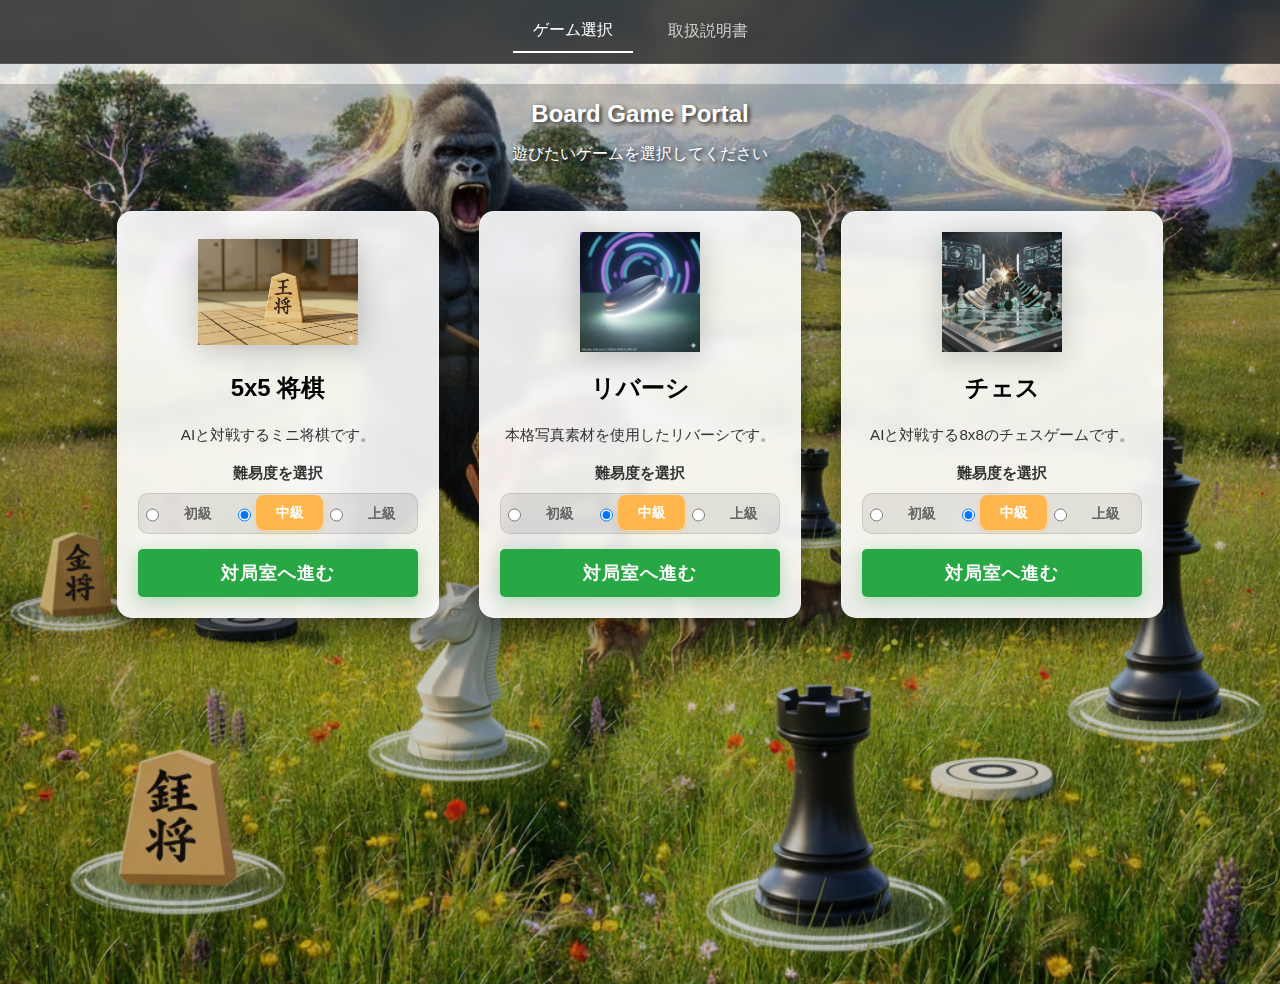
<file: index.html>
<!DOCTYPE html>
<html lang="ja">
<head>
  <meta charset="UTF-8">
  <meta name="viewport" content="width=device-width, initial-scale=1.0">
  <title>Board Game Portal</title>
  <link rel="stylesheet" href="style.css">
</head>
<body>
  <header>
    <nav class="main-nav">
      <button class="tab-btn active" onclick="showSection('top-page')">ゲーム選択</button>
      <button class="tab-btn" onclick="showSection('manual-page')">取扱説明書</button>
    </nav>
  </header>

  <main>
    <section id="top-page" class="view-section active">
      <div class="portal-header">
        <h1>Board Game Portal</h1>
        <p>遊びたいゲームを選択してください</p>
      </div>

      <div class="game-selection-area">
        <div class="game-card">
          <img src="assets/shogi_icon.png" alt="将棋の駒" class="game-icon">
          <h2>5x5 将棋</h2>
          <p>AIと対戦するミニ将棋です。</p>
          <div class="difficulty-select">
            <p class="select-label">難易度を選択</p>
            <div class="difficulty-selector">
              <input type="radio" id="shogi-easy" name="shogi-diff" value="easy">
              <label for="shogi-easy">初級</label>
              <input type="radio" id="shogi-normal" name="shogi-diff" value="normal" checked>
              <label for="shogi-normal">中級</label>
              <input type="radio" id="shogi-hard" name="shogi-diff" value="hard">
              <label for="shogi-hard">上級</label>
            </div>  
          </div>
          <button class="start-btn" onclick="goToShogi()">対局室へ進む</button>
        </div>

        <div class="game-card">
          <img src="assets/reversi_icon.png" alt="リバーシ" class="game-icon">
          <h2>リバーシ</h2>
          <p>本格写真素材を使用したリバーシです。</p>
          <div class="difficulty-select">
            <p class="select-label">難易度を選択</p>
            <div class="difficulty-selector">
              <input type="radio" id="reversi-easy" name="reversi-diff" value="easy">
              <label for="reversi-easy">初級</label>
              <input type="radio" id="reversi-normal" name="reversi-diff" value="normal" checked>
              <label for="reversi-normal">中級</label>
              <input type="radio" id="reversi-hard" name="reversi-diff" value="hard">
              <label for="reversi-hard">上級</label>
            </div>  
          </div>
          <button class="start-btn" onclick="goToReversi()">対局室へ進む</button>
        </div>

        <div class="game-card">
          <img src="assets/chess_icon.png" alt="チェス" class="game-icon">
          <h2>チェス</h2>
          <p>AIと対戦する8x8のチェスゲームです。</p>
          <div class="difficulty-select">
            <p class="select-label">難易度を選択</p>
            <div class="difficulty-selector">
              <input type="radio" id="chess-easy" name="chess-diff" value="easy">
              <label for="chess-easy">初級</label>
              <input type="radio" id="chess-normal" name="chess-diff" value="normal" checked>
              <label for="chess-normal">中級</label>
              <input type="radio" id="chess-hard" name="chess-diff" value="hard">
              <label for="chess-hard">上級</label>
            </div>  
          </div>
          <button class="start-btn" onclick="goToChess()">対局室へ進む</button>
        </div>
      </div>
    </section>

    <section id="manual-page" class="view-section">
      <div class="manual-container">
        <div class="game-card manual-card" style="width: 90%; max-width: 800px; margin: 20px auto; text-align: left;">
          <h2>取扱説明書・利用規約</h2>
          <div class="manual-content">
            <h3>5x5 将棋（ミニ将棋）ルール</h3>
            <ul>
              <li>勝利条件：相手の「王」を先に捕まえた（詰ませた）方の勝ちです。</li>
              <li>駒の動き：王・金・銀ともに、本将棋と同じ動きをします。</li>
              <li>持ち駒：取った駒は自分の手番で好きな空きマスに打てます。</li>
            </ul>
            <h3>リバーシ ルール</h3>
            <ul>
              <li>基本：相手の石を自分の石で挟んで自分の色に変えます。</li>
              <li>勝利条件：最終的に盤面の石の数が多い方の勝ちです。</li>
            </ul>
            <h3>チェス ルール</h3>
            <ul>
              <li>勝利条件：相手の「キング」を追い詰めて逃げ場をなくす（チェックメイト）と勝利です。</li>
              <li>基本：将棋と異なり、取った駒を再利用（持ち駒）することはできません。</li>
              <li>プロモーション：ポーンが一番奥の列に達すると、クイーンなどの強力な駒に昇格します。</li>
            </ul>
          </div>
        </div> </div>
    </section>
  </main>

  <script>
    function showSection(sectionId) {
      document.querySelectorAll('.view-section').forEach(section => {
        section.classList.toggle('active', section.id === sectionId);
      });
      document.querySelectorAll('.tab-btn').forEach(btn => {
        const isActive = btn.getAttribute('onclick').includes(sectionId);
        btn.classList.toggle('active', isActive);
      });
    }

    function goToShogi() {
      // name="shogi-diff" の中から選択されているものを探す
      const selectedDiff = document.querySelector('input[name="shogi-diff"]:checked').value;
      window.location.href = `shogi/shogi.html?diff=${selectedDiff}`;
    }

    function goToReversi() {
      // name="reversi-diff" の中から選択されているものを探す
      const selectedDiff = document.querySelector('input[name="reversi-diff"]:checked').value;
      window.location.href = `reversi/reversi.html?diff=${selectedDiff}`;
    }

    function goToChess() {
      // name="chess-diff" の中から選択されているものを取得
      const selectedDiff = document.querySelector('input[name="chess-diff"]:checked').value;
      // パラメータを付与してチェス画面へ遷移
      window.location.href = `chess/chess.html?diff=${selectedDiff}`;
    }

    window.onload = () => showSection('top-page');
  </script>
</body>
</html>
</file>
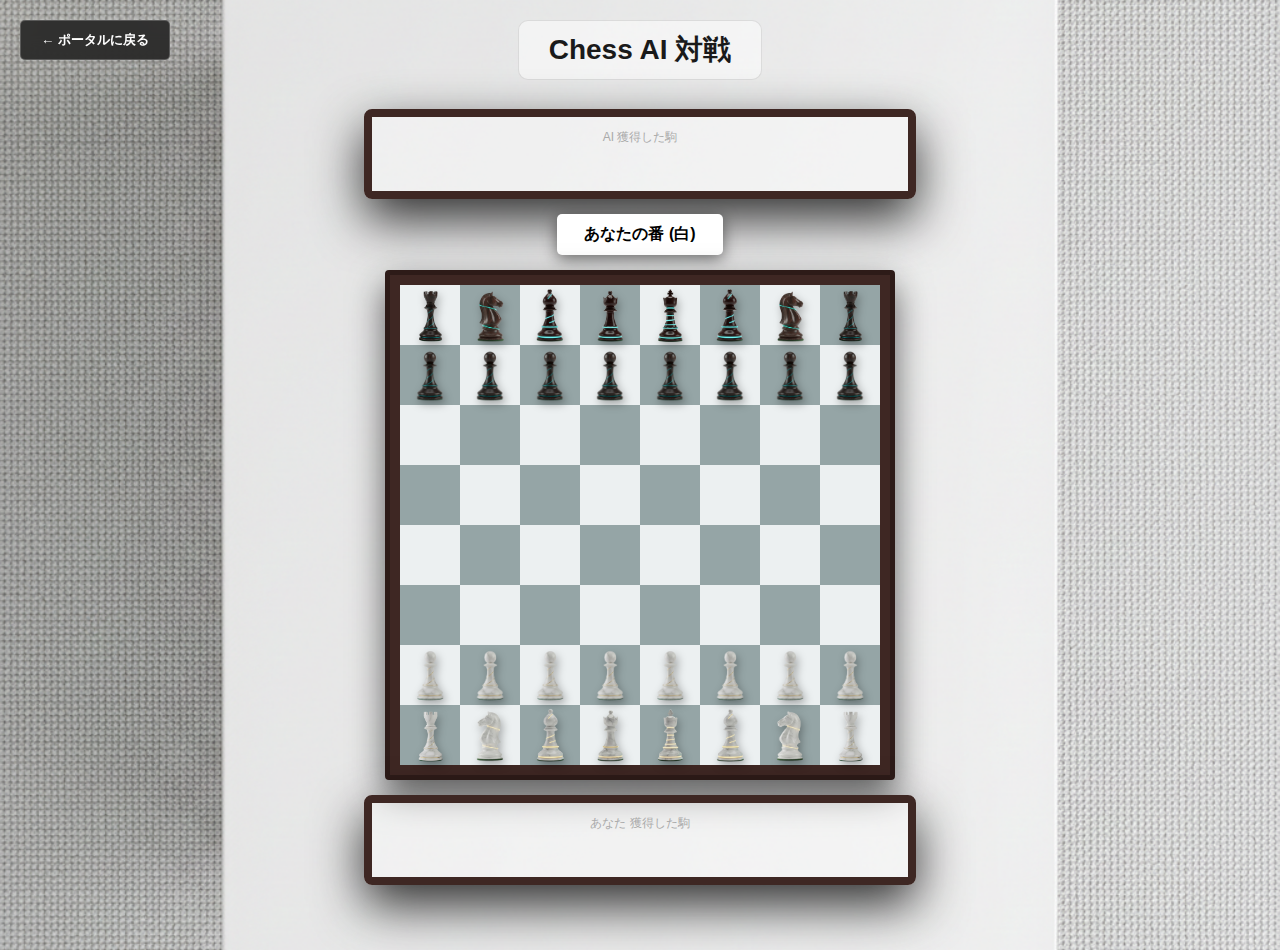
<file: chess/chess.html>
<!DOCTYPE html>
<html lang="ja">
<head>
    <meta charset="UTF-8">
    <meta name="viewport" content="width=device-width, initial-scale=1.0">
    <title>本格チェスAI - 対局室</title>
    <link rel="stylesheet" href="chess.css">
</head>
<body>
    <main>
        <section id="game-page">
            <button class="back-btn" onclick="location.href='../index.html'">← ポータルに戻る</button>
            <h1>Chess AI 対戦</h1>

            <div id="gameContainer">
                <div class="captured-area" id="aiCapturedArea">
                    <span class="status-label">AI 獲得した駒</span>
                    <div id="black-captured" class="piece-list"></div>
                </div>

                <div id="current-turn-display" class="turn-white">あなたの番 (白)</div>
                <div id="chess-board"></div>
                
                <div class="captured-area" id="playerCapturedArea">
                    <span class="status-label">あなた 獲得した駒</span>
                    <div id="white-captured" class="piece-list"></div>
                </div>
            </div>

            <div id="game-result-overlay" style="display:none;">
                <div class="result-content">
                    <h2 class="final-status"></h2>
                    <button class="result-btn" onclick="location.reload()">もう一度対局</button>
                    <button class="result-btn" onclick="location.href='../index.html'">ポータルに戻る</button>
                </div>
            </div>
        </section>
    </main>

    <script type="module" src="chess_main.js"></script>
</body>
</html>
</file>
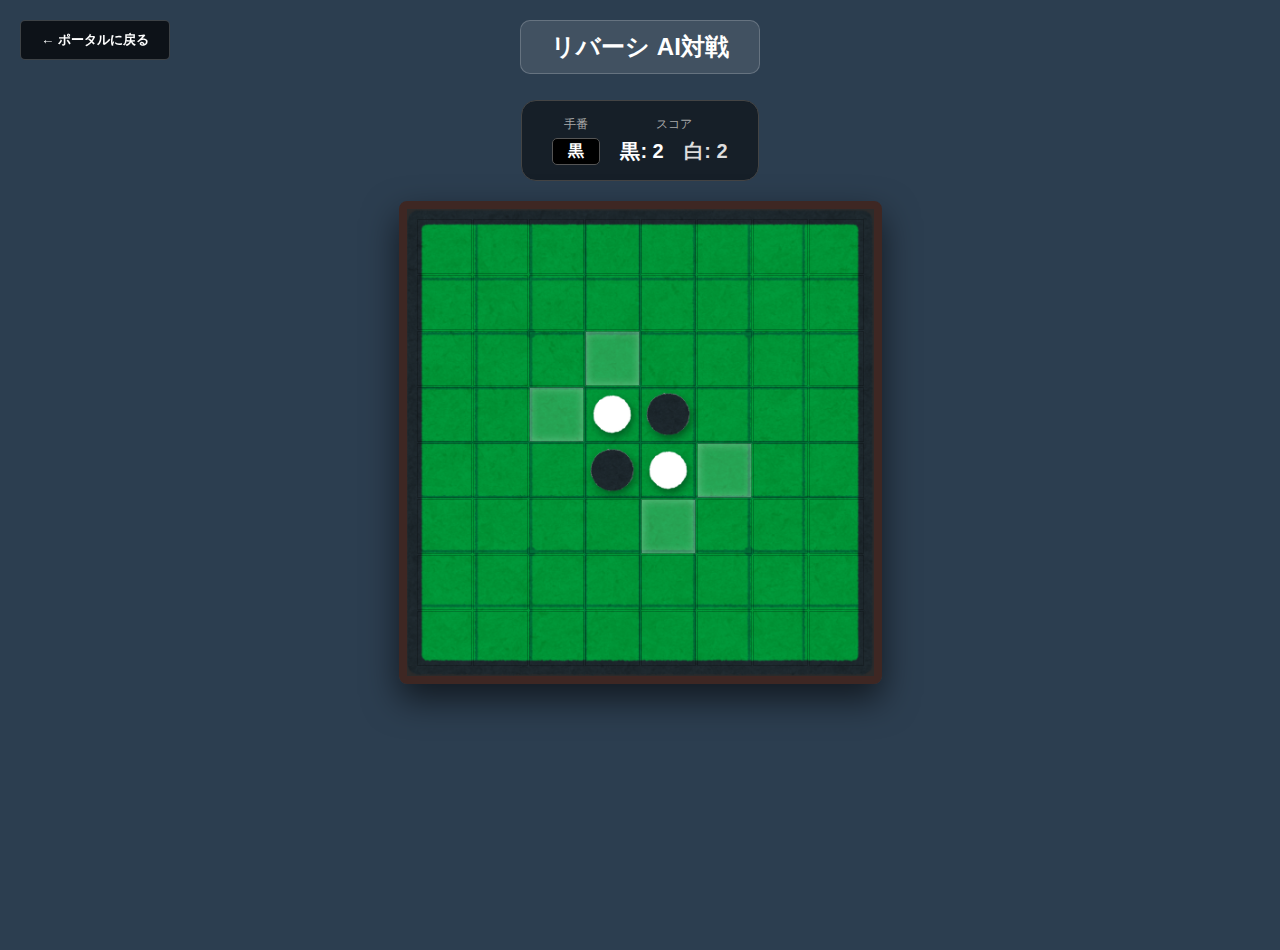
<file: reversi/reversi.html>
<!DOCTYPE html>
<html lang="ja">
<head>
  <meta charset="UTF-8">
  <meta name="viewport" content="width=device-width, initial-scale=1.0">
  <title>リバーシ - 対局室</title>
  <link rel="stylesheet" href="reversi.css">
</head>
<body>
  <main>
    <section id="game-page">
      <button class="back-btn" onclick="location.href='../index.html'">← ポータルに戻る</button>
      
      <h1>リバーシ AI対戦</h1>

      <div id="gameContainer">
        <div class="status-panel">
          <div class="status-item">
            <span class="status-label">手番</span>
            <div id="current-turn-display" class="turn-black">黒</div>
          </div>
          <div class="status-item">
            <span class="status-label">スコア</span>
            <div class="score-box">
              <span class="score-black">黒: <span id="black-count">2</span></span>
              <span class="score-white">白: <span id="white-count">2</span></span>
            </div>
          </div>
        </div>

        <div id="reversi-board"></div>

        <div class="control-panel">
          <button id="pass-btn" class="control-btn" style="display: none;">パスする</button>
        </div>
      </div>

      <div id="game-result-overlay" style="display:none;">
        <div class="result-content">
          <h2 id="result-message"></h2>
          <div class="final-score">
            <span id="final-black"></span> - <span id="final-white"></span>
          </div>
          <button class="result-btn" onclick="restartGame()">もう一度対局</button>
          <button class="result-btn" onclick="location.href='../index.html'">ポータルに戻る</button>
        </div>
      </div>
    </section>
  </main>

  <script type="module" src="reversi_main.js"></script>
</body>
</html>
</file>
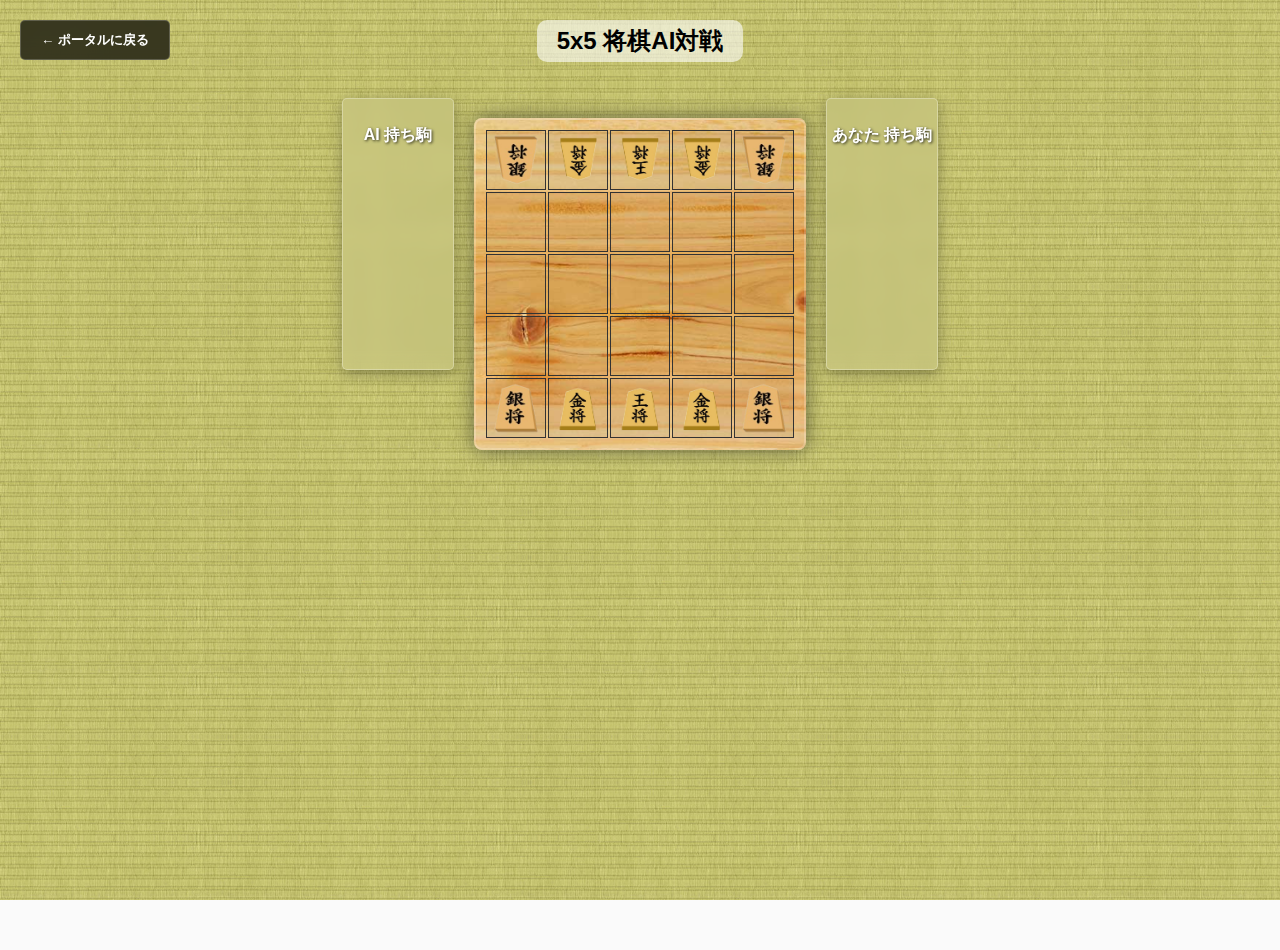
<file: shogi/shogi.html>
<!DOCTYPE html>
<html lang="ja">
<head>
  <meta charset="UTF-8">
  <meta name="viewport" content="width=device-width, initial-scale=1.0">
  <title>5x5将棋 - 対局室</title>
  <link rel="stylesheet" href="shogi.css">
</head>
<body>
  <main>
    <section id="game-page">
      <button class="back-to-portal" onclick="location.href='../index.html'">← ポータルに戻る</button>
      <h1>5x5 将棋AI対戦</h1>

      <div id="gameContainer">
        <div class="captured-area" id="aiCapturedArea">
          <h3>AI 持ち駒</h3>
          <div id="aiCaptured"></div>
        </div>
        
        <div id="board"></div>
        
        <div class="captured-area" id="playerCapturedArea">
          <h3>あなた 持ち駒</h3>
          <div id="playerCaptured"></div>
        </div>
      </div>

      <div id="game-result-overlay" style="display:none;">
        <div class="result-content">
          <h2 id="result-message"></h2>
          <button class="back-to-portal" onclick="restartGame()">もう一度対局</button>
          <button class="back-to-portal" onclick="location.href='../index.html'">← ポータルに戻る</button>
        </div>
      </div>
    </section>
  </main>

  <script type="module" src="main.js"></script>
</body>
</html>
</file>
<file: style.css>
/* --- 基本レイアウト --- */
body {
  font-family: sans-serif;
  text-align: center;
  margin: 0;
  background-image: url('toppage_background.png'); 
  background-size: cover;          /* 画面いっぱいに広げる */
  background-position: center;     /* 中央寄せ */
  background-attachment: fixed;    /* スクロールしても背景を動かさない */
  background-repeat: no-repeat;
}

main {
  display: flex;
  flex-direction: column;
  align-items: center;
  width: 100%;
  min-height: 100vh;
  background-color: rgba(0, 0, 0, 0.2);
}

/* タイトルの文字を白くして読みやすくする */
.portal-header h1, .portal-header p {
  color: white;
  text-shadow: 2px 2px 4px rgba(0,0,0,0.8); /* 文字の影をつけて視認性アップ */
}

h1 {
  font-size: 24px;
  margin-bottom: 10px;
}

/* --- ヘッダー・タブ切り替え --- */
header {
  border-bottom: 1px solid rgba(255, 255, 255, 0.1);
  margin-bottom: 20px;
  /* 背景を真っ白ではなく、少し透けたダークトーンにするとSF背景に合います */
  background-color: rgba(0, 0, 0, 0.7); 
  backdrop-filter: blur(10px); /* 背景をぼかす（イマドキのデザイン） */
}

.main-nav {
  display: flex;
  justify-content: center;
  gap: 15px;
  padding: 10px;
}

.tab-btn {
  background: none;
  border: none;
  padding: 10px 20px;
  cursor: pointer;
  font-size: 16px;
  color: #ccc; /* 文字を少し明るく */
}

.tab-btn.active {
  color: #fff;
  border-bottom: 2px solid #fff;
}

/* --- セクション表示制御 --- */
.view-section {
  display: none; /* 基本は非表示 */
}

.view-section.active {
  display: block; /* activeクラスがついた時だけ表示 */
}

/* --- ゲームカードのレイアウト --- */
.game-selection-area {
  display: flex;
  justify-content: center;
  gap: 20px;
  flex-wrap: wrap;
  padding: 20px;
}

.game-card {
  /* 背景を少し透過させて、背景画像の色味を透かすとかっこいいです */
  background: rgba(255, 255, 255, 0.9); 
  backdrop-filter: blur(5px);
  border: 1px solid rgba(255, 255, 255, 0.3);
  
  border-radius: 15px;
  padding: 20px;
  margin: 10px;
  width: 280px;
  box-shadow: 0 10px 30px rgba(0, 0, 0, 0.5); /* 影を深くして立体感を出す */
  transition: all 0.3s cubic-bezier(0.25, 0.8, 0.25, 1);
}

.game-card p {
  color: #333; /* 少し濃いグレーにして背景に負けないようにする */
  line-height: 1.5;
  font-size: 0.95rem;
}

.game-card:hover {
  transform: translateY(-5px);
  background: rgba(255, 255, 255, 1); /* ホバー時は不透明に */
  box-shadow: 0 15px 40px rgba(0, 0, 0, 0.7);
}

.game-icon {
  width: 100%;       /* 親要素の幅いっぱいに広げる */
  max-width: 160px;  /* アイコンの最大サイズを少し大きく設定 */
  height: 120px;     /* 高さを固定して横並びのラインを揃える */
  object-fit: contain; /* アスペクト比を保ちつつ、枠内に収める */
  margin: 0 auto 15px;
  display: block;
  /* アイコンに少し立体感を出す */
  filter: drop-shadow(0 5px 15px rgba(0,0,0,0.2)); 
}

/* ラベルテキスト */
.select-label {
  font-size: 14px;
  font-weight: bold;
  color: #555;
  margin-bottom: 8px;
}

/* --- 難易度選択エリアの調整 --- */
.difficulty-selector {
    display: flex;
    background-color: rgba(0, 0, 0, 0.08); /* 真っ白や真っ黒ではなく、薄く馴染ませる */
    border-radius: 10px;
    padding: 2px;
    gap: 2px;
    border: 1px solid rgba(0, 0, 0, 0.1);
    margin-bottom: 15px; /* ボタンとの間に余裕を持たせる */
}

/* 選択されているボタンを少しだけ浮かせる */
.difficulty-selector input[type="radio"]:checked + label {
    transform: scale(1.02);
}

/* ラジオボタンのラベル（各難易度ボタン） */
.difficulty-selector label {
    flex: 1;
    padding: 8px 0; /* 少し高さを抑えてスマートに */
    cursor: pointer;
    border-radius: 8px;
    font-weight: bold;
    color: #666; /* 通常時の文字色を少し落とす */
    transition: all 0.2s ease;
    font-size: 0.9rem;
}

/* マウスを乗せたとき */
.difficulty-selector label:hover {
    background-color: rgba(255, 255, 255, 0.5);
}

/* --- 難易度選択の色彩（IDに依存しない汎用的な書き方） --- */

/* 初級：緑 */
#shogi-easy:checked + label,
#reversi-easy:checked + label,
#chess-easy:checked + label { 
  background-color: #81c784; 
  color: white;
  box-shadow: 0 2px 5px rgba(129, 199, 132, 0.4); 
}

/* 中級：オレンジ */
#shogi-normal:checked + label,
#reversi-normal:checked + label,
#chess-normal:checked + label { 
  background-color: #ffb74d; 
  color: white;
  box-shadow: 0 2px 5px rgba(255, 183, 77, 0.4); 
}

/* 上級：赤（ここを追加！） */
#shogi-hard:checked + label,
#reversi-hard:checked + label,
#chess-hard:checked + label { 
  background-color: #e57373; 
  color: white;
  box-shadow: 0 2px 5px rgba(229, 115, 115, 0.4); 
}

/* 選択時に少し浮かせる演出 */
.difficulty-selector input[type="radio"]:checked + label {
  box-shadow: 0 2px 8px rgba(0,0,0,0.15);
  transform: translateY(-1px);
}

.start-btn {
  width: 100%;
  padding: 12px;
  font-size: 1.1rem;
  background-color: #28a745;
  color: white;
  border: none;
  border-radius: 5px;
  cursor: pointer;
  transition: opacity 0.2s;
  font-weight: bold;
  box-shadow: 0 4px 15px rgba(40, 167, 69, 0.3);
  text-transform: uppercase;
  letter-spacing: 1px;
}

.start-btn:hover {
  opacity: 1;
  background-color: #218838;
  box-shadow: 0 0 20px rgba(40, 167, 69, 0.6); /* ネオンのような発光 */
  transform: scale(1.02); /* わずかに大きくする */
}

.manual-card {
    background: rgba(0, 0, 0, 0.6) !important; /* カード自体を暗く透過させる */
    backdrop-filter: blur(10px);
    border: 1px solid rgba(255, 255, 255, 0.2);
}

/* --- 取扱説明書セクションの文字色調整 --- */
#manual-page {
    color: white; /* 全体の文字を白にする */
}

#manual-page h2, 
#manual-page h3,
#manual-page li {
    color: #ffffff; /* 文字を純白に */
    text-shadow: 2px 2px 4px rgba(0, 0, 0, 1); /* 強い影をつけて視認性を確保 */
}

.manual-content ul li {
    color: white;
    text-shadow: 1px 1px 3px rgba(0, 0, 0, 0.9); /* リストの文字も影で強調 */
    list-style-position: inside; /* 文字が画像に被っても箇条書きを見やすく */
    margin-bottom: 8px;
}

/* 緑色のライン（ボーダー）も白背景に映えるように調整 */
.manual-content h3 {
    border-left: 4px solid #81c784; /* アクセントカラー（初級と同じ緑） */
    padding-left: 10px;
    margin-top: 20px;
    background: rgba(255, 255, 255, 0.1);
}

footer {
    padding: 20px;
    color: rgba(255, 255, 255, 0.6);
    font-size: 0.8rem;
}

/* --- スマホ対応 --- */
@media (max-width: 600px) {
  .game-card {
    width: 90%;
  }
  h1 {
    font-size: 20px;
  }
}
</file>
<file: chess/chess.css>
/* --- 全体レイアウト --- */
body {
  font-family: sans-serif;
  text-align: center;
  margin: 0;
  background-color: #1a1a1a;
  color: white;
}

#game-page {
  background-image: url('../assets/chess_background.png'); /* */
  background-size: cover;               /* 300pxからcoverに変更 */
  background-position: center;          /* 画像を中央寄せに */
  background-repeat: no-repeat;         /* 繰り返しを禁止 */
  background-attachment: fixed;
  min-height: 100vh;
  width: 100%;
  display: flex;
  flex-direction: column;
  align-items: center;
  justify-content: flex-start;
  padding-bottom: 50px;
}

#game-page h1 {
  background-color: rgba(255, 255, 255, 0.5); /* 黒から「白」に変更 */
  color: #1a1a1a;                             /* 文字は黒のまま */
  text-shadow: none;                          /* 黒文字に黒い影は不要なので消す */
  padding: 10px 30px;
  border-radius: 10px;
  margin-top: 20px;
  font-size: 28px;
  border: 1px solid rgba(0, 0, 0, 0.1);       /* 枠線も黒っぽく */
}

#gameContainer {
  display: flex;
  flex-direction: column;
  align-items: center;
  justify-content: center;
  gap: 15px;
  margin: 10px auto;
  width: fit-content;
}

/* --- ステータスパネル --- */
.status-panel {
  display: flex;
  gap: 20px;
  background-color: rgba(0, 0, 0, 0.5);
  padding: 15px 30px;
  border-radius: 15px;
  border: 1px solid #444;
}

.status-item {
  display: flex;
  flex-direction: column;
  align-items: center;
}

.status-label {
  font-size: 12px;
  color: #aaa;
  margin-bottom: 5px;
}

#current-turn-display {
  padding: 8px 25px; /* 少し余裕を持たせる */
  border-radius: 5px;
  font-weight: bold;
  transition: all 0.3s ease;
  box-shadow: 0 4px 15px rgba(0, 0, 0, 0.5);
  border: 2px solid rgba(255, 255, 255, 0.2);
}
.turn-white { background-color: #fff; color: #000; border: 1px solid #ccc; }
.turn-black { background-color: #3e2723; color: #fff; border: 1px solid #555; }

/* --- チェス盤の設定 --- */
#chess-board {
  display: grid;
  grid-template-columns: repeat(8, 60px);
  grid-template-rows: repeat(8, 60px);
  background-color: #3e2723; /* 外枠の色 */
  padding: 10px;
  border-radius: 4px;
  box-shadow: 0 15px 35px rgba(0,0,0,0.6);
  border: 5px solid #2d1b18;
  flex-shrink: 0;
}

.captured-area {
    width: 100%;
    min-width: 480px; /* 盤面の横幅(60px*8)に合わせる */
    background-color: rgba(255, 255, 255, 0.4);
    color: #1a1a1a;
    padding: 10px;
    border-radius: 8px;
    box-shadow: 0 20px 50px rgba(0,0,0,0.8); /* 影をより深く */
    border: 8px solid #3e2723;
}

.piece-list {
    display: flex;
    flex-wrap: wrap;
    justify-content: center;
    min-height: 35px;
    gap: 2px;
}

/* --- 各マス目の設定（タイル模様） --- */
.chess-cell {
  width: 60px;
  height: 60px;
  display: flex;
  align-items: center;
  justify-content: center;
  cursor: pointer;
  box-sizing: border-box;
  position: relative;
  touch-action: manipulation;
  transition: background-color 0.2s ease;
}

/* 交互の色 */
.chess-cell.light { background-color: #ecf0f1; }
.chess-cell.dark { background-color: #95a5a6; }

/* ホバー・選択・移動候補の視覚効果 */
.chess-cell:hover {
  filter: brightness(1.1);
}

.chess-cell.selected {
  background-color: #f1c40f !important; /* 選択中の駒の背景を黄色に */
  box-shadow: inset 0 0 15px rgba(0,0,0,0.2);
}

.chess-cell.possible-move::after {
  content: "";
  width: 18px;
  height: 18px;
  background-color: rgba(0, 0, 0, 0.15);
  border-radius: 50%;
  pointer-events: none;
}

/* --- 駒の表示設定 --- */
.piece {
  width: 90%;
  height: 90%;
  background-size: contain;
  background-repeat: no-repeat;
  background-position: center;
  z-index: 10;
  pointer-events: none;
  filter: drop-shadow(2px 4px 4px rgba(0,0,0,0.3));
  transition: transform 0.2s cubic-bezier(0.4, 0, 0.2, 1);
}

/* --- 黒の駒アセット --- */
.piece.black-p { background-image: url('../assets/chess_black_P.png'); }
.piece.black-r { background-image: url('../assets/chess_black_R.png'); }
.piece.black-n { background-image: url('../assets/chess_black_N.png'); }
.piece.black-b { background-image: url('../assets/chess_black_B.png'); }
.piece.black-q { background-image: url('../assets/chess_black_Q.png'); }
.piece.black-k { background-image: url('../assets/chess_black_K.png'); }

/* --- 白の駒アセット --- */
.piece.white-p { background-image: url('../assets/chess_white_P.png'); }
.piece.white-r { background-image: url('../assets/chess_white_R.png'); }
.piece.white-n { background-image: url('../assets/chess_white_N.png'); }
.piece.white-b { background-image: url('../assets/chess_white_B.png'); }
.piece.white-q { background-image: url('../assets/chess_white_Q.png'); }
.piece.white-k { background-image: url('../assets/chess_white_K.png'); }

/* --- ゲーム終了オーバーレイ --- */
#game-result-overlay {
  display: none;
  position: fixed;
  top: 0; left: 0;
  width: 100%; height: 100%;
  background-color: rgba(0, 0, 0, 0.85);
  z-index: 9999;
  justify-content: center;
  align-items: center;
}

.result-content {
  background: #2c3e50;
  color: white;
  padding: 40px;
  border-radius: 20px;
  text-align: center;
  box-shadow: 0 10px 50px rgba(0,0,0,1);
  animation: popIn 0.4s cubic-bezier(0.175, 0.885, 0.32, 1.275);
  border: 1px solid rgba(255, 255, 255, 0.1);
  backdrop-filter: blur(15px); /* 磨りガラス質感を追加 */
}

.final-status {
  font-size: 32px;
  margin-bottom: 20px;
  font-weight: bold;
}

/* --- ボタン類 --- */
.back-btn {
  position: absolute;
  top: 20px;
  left: 20px;
  background-color: rgba(0, 0, 0, 0.7); /* ポータルヘッダーと同じ色 */
  color: #fff;
  border: 1px solid rgba(255, 255, 255, 0.2);
  padding: 10px 20px;
  border-radius: 5px;
  cursor: pointer;
  backdrop-filter: blur(10px); /* 磨りガラス質感 */
  transition: all 0.3s;
  font-weight: bold;
  z-index: 100;
}
.back-btn:hover { 
  background: rgba(255, 255, 255, 0.3);
  box-shadow: 0 0 15px rgba(255, 255, 255, 0.4); /* 白い発光 */
  transform: translateX(-5px); /* 少し左に動く演出 */
}

.result-btn {
  margin: 10px;
  padding: 12px 25px;
  border-radius: 8px;
  border: none;
  background-color: #3498db;
  color: white;
  cursor: pointer;
  font-weight: bold;
  transition: background-color 0.2s;
}
.result-btn:hover { 
  background-color: #000; /* ここを黒に変更 */
  color: #fff;;
  box-shadow: 0 0 20px rgba(255, 255, 255, 0.4); /* 白い発光 */
  transform: translateX(-5px); 
  transition: all 0.3s ease;
 }

 /* リザルト画面の中にある時だけ、左上固定を解除する */
.result-content .back-to-portal {
    position: static;
    margin: 10px;
    display: inline-block;
}

/* --- アニメーション --- */
@keyframes popIn {
  0% { transform: scale(0.7); opacity: 0; }
  100% { transform: scale(1); opacity: 1; }
}

/* --- スマホ対応 --- */
/* --- スマホ対応（チェス用追加） --- */
@media (max-width: 600px) {
  #chess-board {
    /* 1マスを40pxに（40*8 = 320px でスマホの標準幅に収まる） */
    grid-template-columns: repeat(8, 40px);
    grid-template-rows: repeat(8, 40px);
    padding: 5px;
    border-width: 3px; /* 枠も少しスリムに */
  }

  .chess-cell {
    width: 40px;
    height: 40px;
  }

  /* 獲得した駒エリアの幅も盤面に合わせる */
  .captured-area {
    min-width: 320px !important;
    padding: 10px;
  }

  /* 移動可能範囲のドットサイズも調整 */
  .chess-cell.possible-move::after {
    width: 12px;
    height: 12px;
  }
}
</file>
<file: reversi/reversi.css>
/* --- 全体レイアウト --- */
body {
  font-family: sans-serif;
  text-align: center;
  margin: 0;
  background-color: #1a1a1a;
  color: white;
}

#game-page {
  min-height: 100vh;
  width: 100%;
  display: flex;
  flex-direction: column;
  align-items: center;
  justify-content: flex-start;
  padding-bottom: 50px;
  background-color: #2c3e50;
}

#game-page h1 {
  background-color: rgba(255, 255, 255, 0.1);
  display: inline-block;
  padding: 10px 30px;
  border-radius: 10px;
  margin-top: 20px;
  font-size: 24px;
  border: 1px solid rgba(255, 255, 255, 0.2);
}

#gameContainer {
  display: flex;
  flex-direction: column;
  align-items: center;
  justify-content: center;
  gap: 20px;
  margin: 10px auto;
  width: fit-content;
}

/* --- ステータスパネル --- */
.status-panel {
  display: flex;
  gap: 20px;
  background-color: rgba(0, 0, 0, 0.5);
  padding: 15px 30px;
  border-radius: 15px;
  border: 1px solid #444;
}

.status-item {
  display: flex;
  flex-direction: column;
  align-items: center;
}

.status-label {
  font-size: 12px;
  color: #aaa;
  margin-bottom: 5px;
}

.score-box {
  font-size: 20px;
  font-weight: bold;
}

.score-black { color: #fff; margin-right: 15px; }
.score-white { color: #ddd; }

#current-turn-display {
  padding: 2px 15px;
  border-radius: 5px;
  font-weight: bold;
}
.turn-black { background-color: #000; color: #fff; border: 1px solid #555; }
.turn-white { background-color: #fff; color: #000; border: 1px solid #ccc; }

/* --- リバーシ盤の設定（修正：background-imageに変更） --- */
#reversi-board {
  display: grid;
  grid-template-columns: repeat(8, 55px);
  grid-template-rows: repeat(8, 55px);
  gap: 1px;
  
  /* 修正：background-colorをimageに変更 */
  background-image: url('../assets/reversi_board.png'); 
  background-size: cover;
  background-position: center;
  
  padding: 10px;
  border-radius: 8px;
  border: 8px solid #3e2723;
  box-shadow: 0 15px 35px rgba(0,0,0,0.6);
  flex-shrink: 0;
}

/* --- 各マス目の設定 --- */
.reversi-cell {
  width: 55px;
  height: 55px;
  border: 1px solid rgba(0, 0, 0, 0.2);
  display: flex;
  align-items: center;
  justify-content: center;
  cursor: pointer;
  box-sizing: border-box;
  touch-action: manipulation;
}

.highlight-move {
  background-color: rgba(255, 255, 255, 0.15);
  box-shadow: inset 0 0 10px rgba(255, 255, 255, 0.3);
}

.reversi-cell:hover {
  background-color: rgba(255, 255, 255, 0.1);
}

/* --- 石の表示設定 --- */
.stone {
  width: 90%;
  height: 90%;
  border-radius: 50%;
  background-size: contain;
  background-repeat: no-repeat;
  background-position: center;
  filter: drop-shadow(2px 4px 4px rgba(0,0,0,0.4));
  transition: transform 0.6s cubic-bezier(0.4, 0, 0.2, 1);
  backface-visibility: hidden;
}

/* 石の画像表示を確実にするためセレクタを強化 */
.stone.stone-black {
  background-image: url('../assets/reversi_black.png') !important;
}

.stone.stone-white {
  background-image: url('../assets/reversi_white.png') !important;
}

/* --- アニメーション --- */
.flip {
  transform: rotateY(180deg);
}

#game-result-overlay {
  display: none;
  position: fixed;
  top: 0; left: 0;
  width: 100%; height: 100%;
  background-color: rgba(0, 0, 0, 0.85);
  z-index: 9999;
  justify-content: center;
  align-items: center;
}

.result-content {
  background: rgba(0, 0, 0, 0.85);
  color: white;
  padding: 40px;
  border-radius: 20px;
  text-align: center;
  box-shadow: 0 10px 50px rgba(0,0,0,1);
  animation: popIn 0.4s cubic-bezier(0.175, 0.885, 0.32, 1.275);
  border: 1px solid rgba(255, 255, 255, 0.1);
  backdrop-filter: blur(15px); /* 磨りガラス質感を追加 */
}

.final-score {
  font-size: 32px;
  margin-bottom: 20px;
  font-weight: bold;
}

.back-btn {
  position: absolute;
  top: 20px;
  left: 20px;
  background-color: rgba(0, 0, 0, 0.7); /* ポータルヘッダーと同じ色 */
  color: #fff;
  border: 1px solid rgba(255, 255, 255, 0.2);
  padding: 10px 20px;
  border-radius: 5px;
  cursor: pointer;
  backdrop-filter: blur(10px); /* 磨りガラス質感 */
  transition: all 0.3s;
  font-weight: bold;
  z-index: 100;
}

.back-btn:hover {
  background-color: rgba(255, 255, 255, 0.1);
  box-shadow: 0 0 15px rgba(255, 255, 255, 0.4); /* 白い発光 */
  transform: translateX(-5px); /* 少し左に動く演出 */
}

.result-btn {
  background-color: rgba(0, 212, 255, 0.2);
  color: white;
  border: 1px solid rgba(255, 255, 255, 0.2);
  padding: 10px 20px;
  margin: 10px;
  border-radius: 5px;
  cursor: pointer;
  font-weight: bold;
  backdrop-filter: blur(10px);
  transition: all 0.3s ease;
  min-width: 150px;
}

.result-btn:hover {
    background-color: rgba(255, 255, 255, 0.1);
    box-shadow: 0 0 20px rgba(255, 255, 255, 0.4); /* 白い発光 */
    transform: translateX(-5px); 
}

/* リザルト画面の中にある時だけ、左上固定を解除する */
.result-content .back-to-portal {
    position: static;
    margin: 10px;
    display: inline-block;
}

@keyframes popIn {
  0% { transform: scale(0.7); opacity: 0; }
  100% { transform: scale(1); opacity: 1; }
}

/* --- スマホ対応 --- */
/* --- スマホ対応（リバーシ用追加） --- */
@media (max-width: 600px) {
  
  #game-page h1 {
    margin-top: 70px; /* ボタンの下にタイトルが来るように調整 */
    font-size: 20px;
  }

  #reversi-board {
    /* 1マスを40px程度に縮小（40*8 = 320px でスマホにぴったり） */
    grid-template-columns: repeat(8, 40px);
    grid-template-rows: repeat(8, 40px);
    padding: 5px;
    border: 4px solid #3e2723; /* 枠も少し細く */
  }

  .reversi-cell {
    width: 40px;
    height: 40px;
  }

  /* ステータスパネル（スコア表示）をコンパクトに */
  .status-panel {
    padding: 10px 15px;
    gap: 10px;
  }
  
  .score-box {
    font-size: 16px;
  }
}
</file>
<file: shogi/shogi.css>
/* --- 全体レイアウト --- */
body {
  font-family: sans-serif;
  text-align: center;
  margin: 0;
  background-color: #fafafa;
}

/* 対局画面セクション：畳の背景 */
#game-page {
  background-image: url('../assets/tatami.jpg'); /* */
  background-size: 300px;
  background-repeat: repeat;
  background-attachment: fixed;
  min-height: 100vh;
  width: 100%;
  display: flex;
  flex-direction: column;
  align-items: center;
  justify-content: flex-start;
  padding-bottom: 50px;
}

#game-page h1 {
  background-color: rgba(255, 255, 255, 0.6);
  display: inline-block;
  padding: 5px 20px;
  border-radius: 10px;
  margin-top: 20px;
  font-size: 24px;
}

#gameContainer {
  display: flex;            /* 横並びを有効にする */
  align-items: flex-start;  /* 上下の中央を揃える */
  justify-content: center; /* 画面の中央に寄せる */
  gap: 20px;               /* 盤と持ち駒エリアの間の余白 */
  margin: 20px auto;
  width: fit-content;       /* 画面からはみ出さないように制限 */
}

/* --- 将棋盤の設定 --- */
#board {
  display: grid;
  grid-template-columns: repeat(5, 60px);
  grid-template-rows: repeat(5, 60px);
  gap: 2px;
  width: max-content;
  margin: 20px auto;
  background-image: url('../assets/ki.png'); /* */
  background-size: cover;
  background-position: center;
  padding: 10px;
  border-radius: 8px;
  border: 2px solid #8B4513;
  box-shadow: 0 0 10px rgba(0,0,0,0.3);
  flex-shrink: 0;
  border: 2px solid rgba(255, 255, 255, 0.2); /* 縁を少し光らせる */
  box-shadow: 0 0 20px rgba(0, 0, 0, 0.5), 0 0 10px rgba(255, 255, 255, 0.1); /* 外側にわずかな光を追加 */
}

/* --- 各マス目の設定 --- */
.cell {
  width: 60px;
  height: 60px;
  border: 1px solid #333;
  display: flex;
  align-items: center;
  justify-content: center;
  position: relative;
  /* 基本は木目を表示 */
  background: transparent;
  background-color: rgba(0, 0, 0, 0.05); 
  background-size: cover;
  cursor: pointer;
  box-sizing: border-box;
  touch-action: manipulation;
}

/* --- 駒の表示設定：ここが解決の鍵 --- */

/* 駒がある時の共通ルール（2枚重ね設定） */
.player-piece, 
.ai-piece {
  width: 90%;
  height: 90%;
  background-size: contain;
  background-repeat: no-repeat;
  background-position: center; 
}

/* AIの駒を180度回転 */
.ai-piece {
  transform: rotate(180deg);
}

/* 各駒の画像指定：!importantで確実に優先させる */
.piece-ou  { background-image: url('../assets/ou-removebg.png') !important; }
.piece-kin { background-image: url('../assets/kin-removebg.png') !important; }
.piece-gin { background-image: url('../assets/gin-removebg.png') !important; }

/* --- 持ち駒エリアの設定 --- */
.captured-area {
  display: flex;
  flex-direction: column;
  align-items: center;
  width: 100px;            /* 縦長にするために幅を絞る */
  min-height: 250px;      /* 盤の高さに合わせる */
  background-color: rgba(255, 255, 255, 0.1) !important;
  backdrop-filter: blur(8px);
  border: 1px solid rgba(255, 255, 255, 0.3);
  box-shadow: 0 4px 15px rgba(0,0,0,0.3);
  color: white; /* 文字を白に */
  border-radius: 5px;
  padding: 10px 5px;
}

.captured-area h3 {
  font-size: 16px;
  margin-bottom: 15px;
  white-space: nowrap;    /* 改行させない */
  text-shadow: 1px 1px 3px rgba(0, 0, 0, 0.8);
}

/* 駒を実際に縦に並べるボックス */
#aiCaptured, #playerCaptured {
  display: flex;
  flex-direction: column; /* 駒を上から下へ並べる */
  gap: 8px;              /* 駒同士の間隔 */
}

.captured-piece {
  width: 40px;
  height: 40px;
  background-size: contain;
  background-repeat: no-repeat;
  background-position: center;
  margin: 4px;
  cursor: pointer;
  display: inline-block;
}

.captured-ou  { background-image: url('../assets/ou-removebg.png'); }
.captured-kin { background-image: url('../assets/kin-removebg.png'); }
.captured-gin { background-image: url('../assets/gin-removebg.png'); }

/* --- セレクション・ハイライト（木目に負けない設定） --- */
.selected {
  background-color: rgba(255, 215, 0, 0.7) !important; /* 金色でハイライト */
  border: 2px solid red !important;
}

.highlight {
  /* 移動可能範囲を薄緑色に */
  background-color: rgba(144, 238, 144, 0.7) !important;
}

.captured-selected {
  background-color: rgba(255, 204, 203, 0.8) !important;
  border: 2px solid red;
}

/* --- ポータルに戻るボタンのカスタマイズ --- */
.back-to-portal {
  position: absolute;
  top: 20px;
  left: 20px;
  background-color: rgba(0, 0, 0, 0.7); /* ポータルヘッダーと同じ色 */
  color: #fff;
  border: 1px solid rgba(255, 255, 255, 0.2);
  padding: 10px 20px;
  border-radius: 5px;
  cursor: pointer;
  backdrop-filter: blur(10px); /* 磨りガラス質感 */
  transition: all 0.3s;
  font-weight: bold;
  z-index: 100;
}

.back-to-portal:hover {
  background-color: rgba(255, 255, 255, 0.1);
  box-shadow: 0 0 15px rgba(255, 255, 255, 0.4); /* 白い発光 */
  transform: translateX(-5px); /* 少し左に動く演出 */
}

/* --- リザルト画面（ポップアップ演出） --- */
#game-result-overlay {
  display: none;
  position: fixed;
  top: 0; left: 0;
  width: 100%; height: 100%;
  background-color: rgba(0, 0, 0, 0.7);
  z-index: 9999;
  justify-content: center;
  align-items: center;
}

.result-content {
  background: rgba(0, 0, 0, 0.85); 
  color: white;
  backdrop-filter: blur(15px);
  border: 1px solid rgba(255, 255, 255, 0.2);
  padding: 40px;
  border-radius: 20px;
  text-align: center;
  box-shadow: 0 10px 30px rgba(0,0,0,0.5);
  animation: popIn 0.4s cubic-bezier(0.175, 0.885, 0.32, 1.275);
}

.result-content button {
  /* リザルト画面のボタンもポータル風に */
  background-color: #28a745;
  color: white;
  border: none;
  padding: 10px 20px;
  margin: 10px;
  border-radius: 5px;
  cursor: pointer;
  font-weight: bold;
}

/* リザルト画面の中にある時だけ、左上固定を解除する */
.result-content .back-to-portal {
    position: static;
    margin: 10px;
    display: inline-block;
}

@keyframes popIn {
  0% { transform: scale(0.7); opacity: 0; }
  100% { transform: scale(1); opacity: 1; }
}

/* --- スマホ対応（レスポンシブ） --- */
@media (max-width: 600px) {
  #board {
    /* マス目を40px〜50px程度に落として、画面に収まりやすくする */
    grid-template-columns: repeat(5, 50px);
    grid-template-rows: repeat(5, 50px);
  }

  .cell {
    width: 50px;
    height: 50px;
  }

  #gameContainer {
    flex-direction: column !important;
    align-items: center;
    gap: 10px;
  }

  .captured-area {
    /* 盤面の幅（50px*5 + 余白）に合わせて調整 */
    width: 280px !important; 
    min-height: auto;
    flex-direction: row;
    justify-content: center;
    padding: 5px;
  }
  
  #aiCaptured, #playerCaptured {
    flex-direction: row;
  }

  /* スマホだとタイトルが戻るボタンと被りやすいので位置を少し下げる */
  #game-page h1 {
    margin-top: 70px;
    font-size: 20px;
  }
}
</file>
